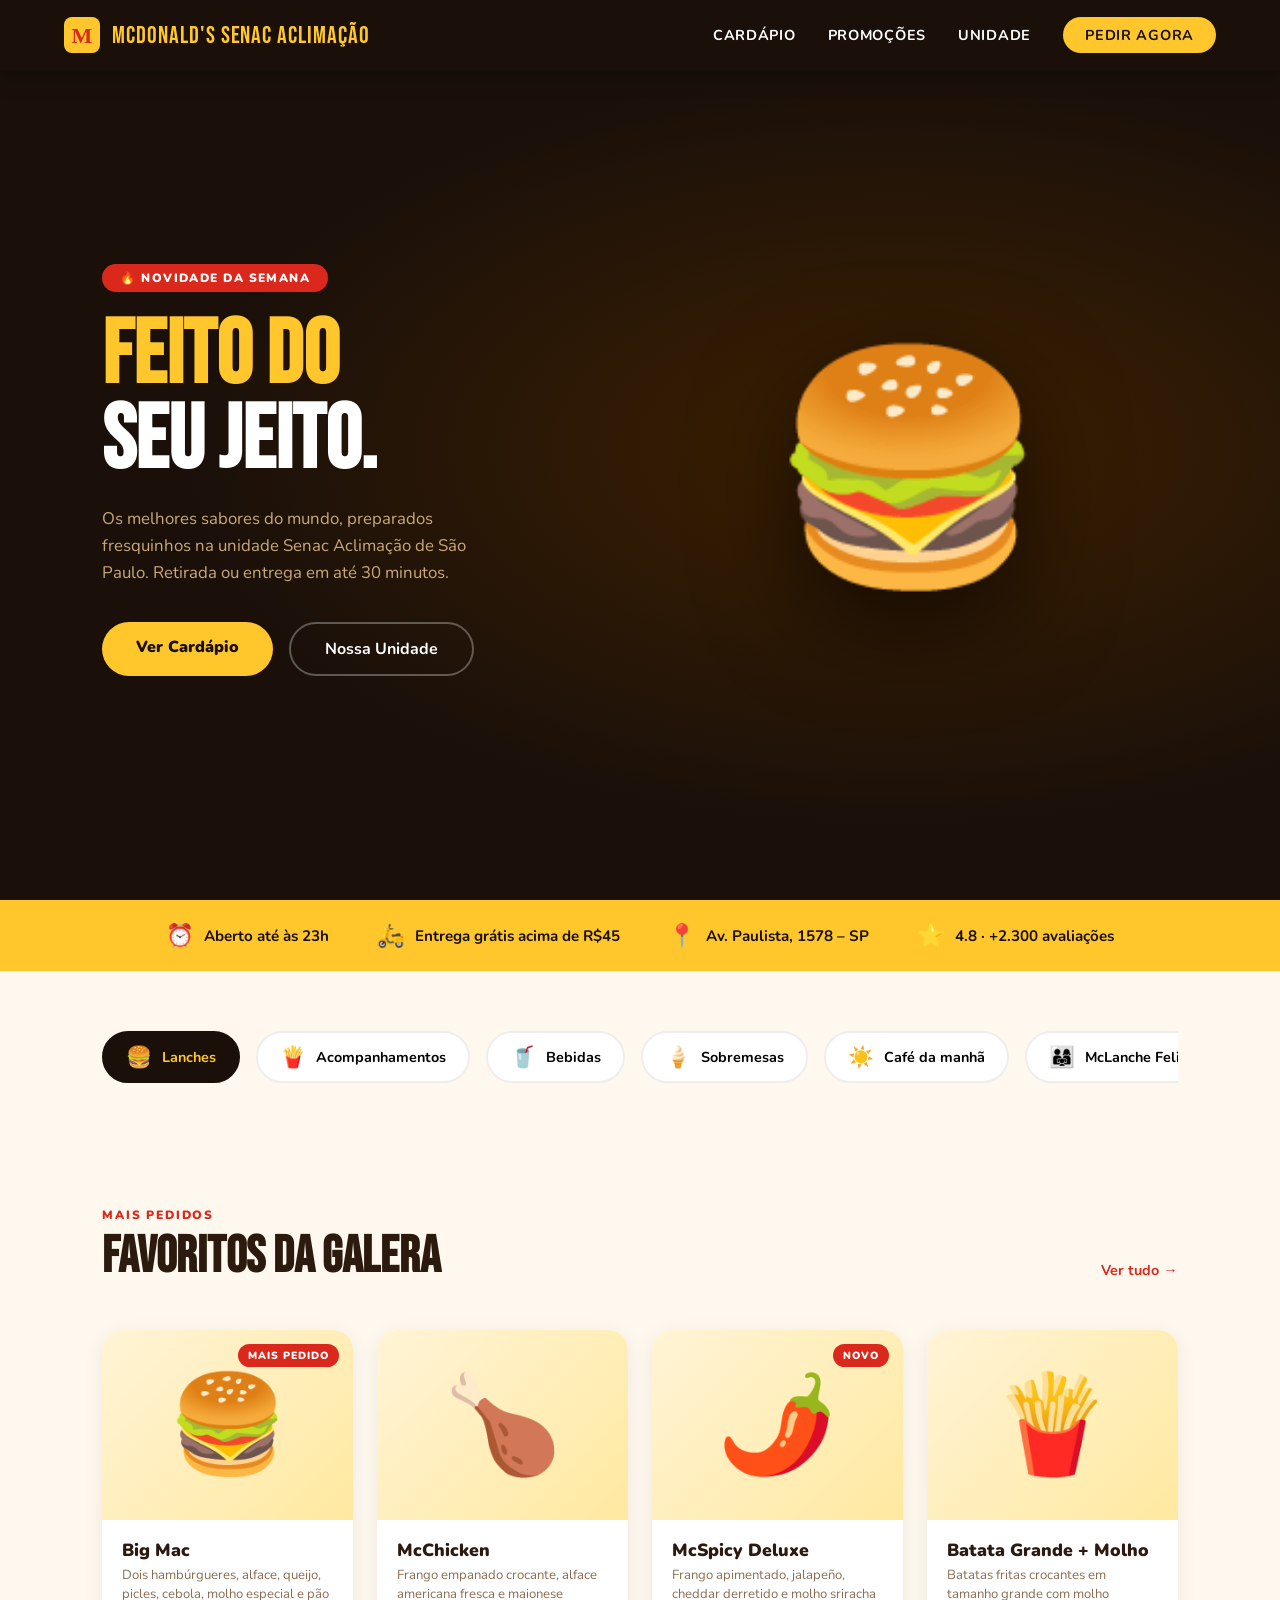
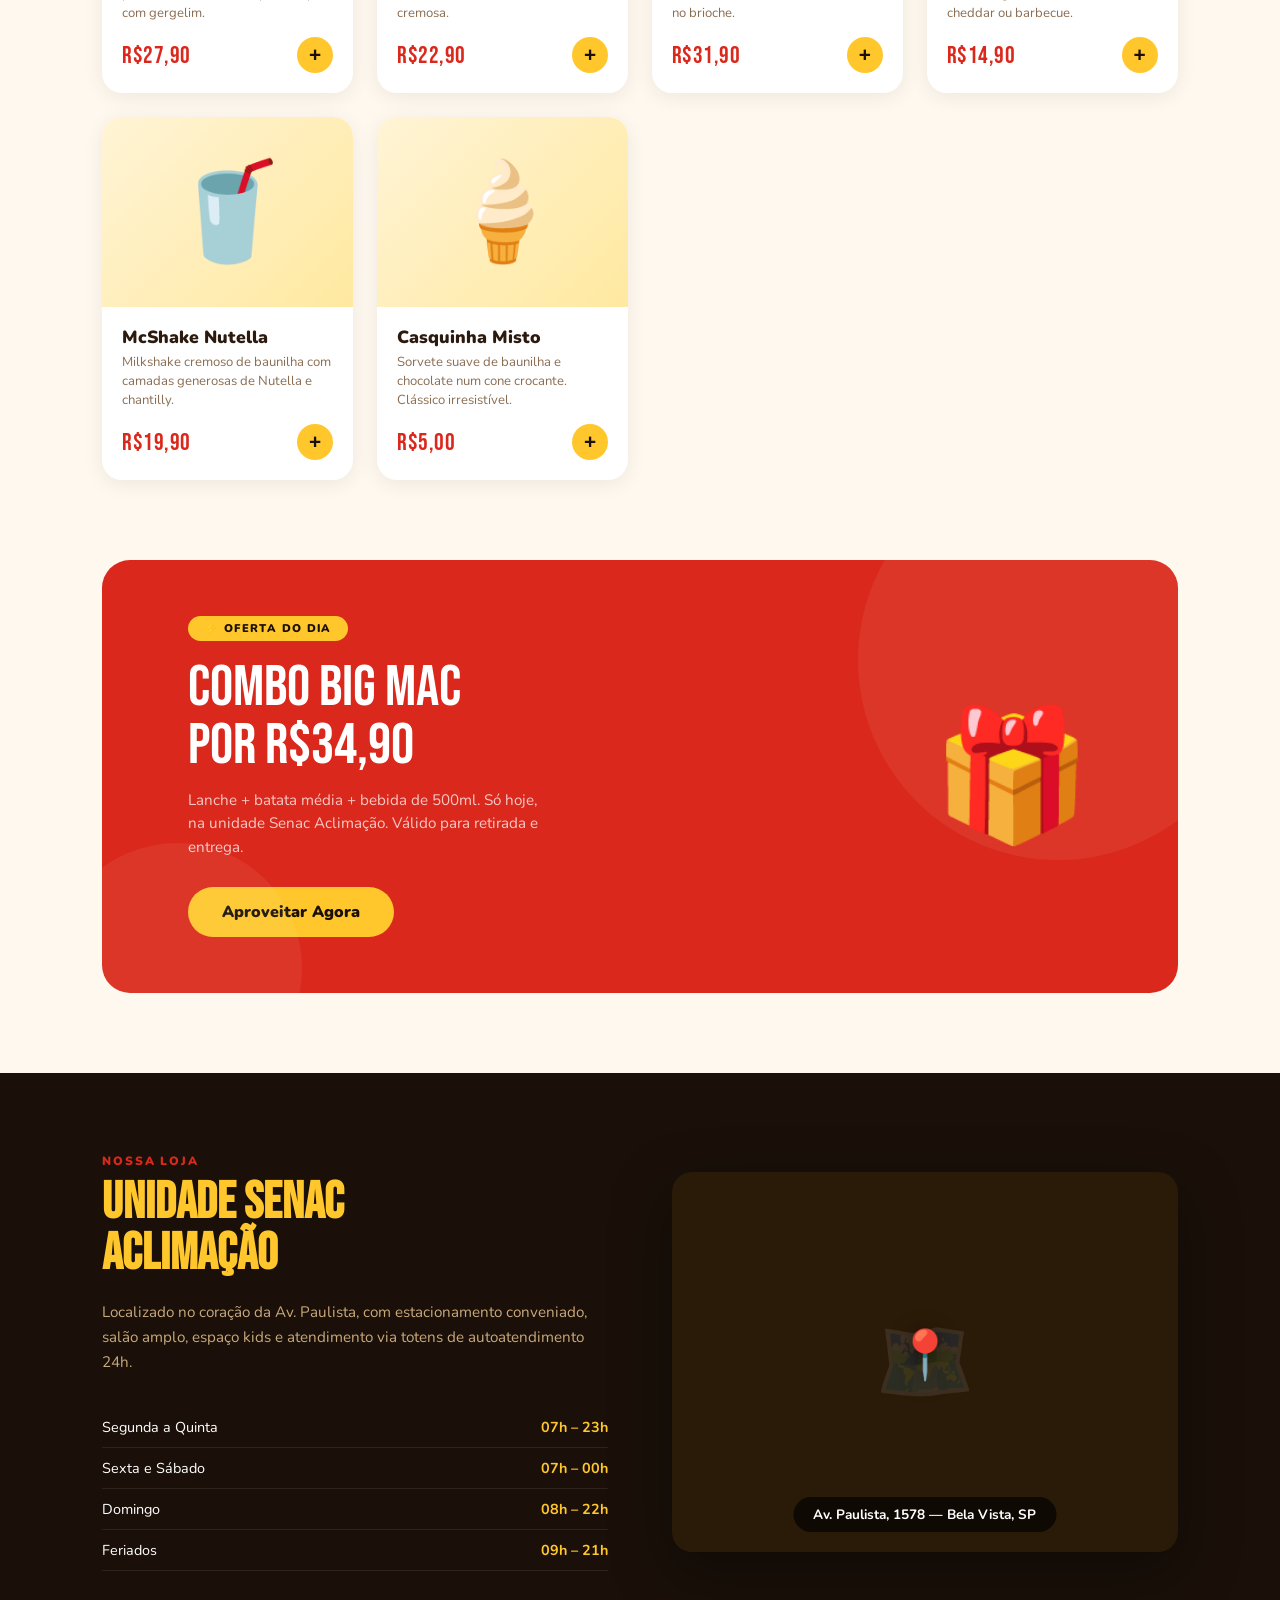
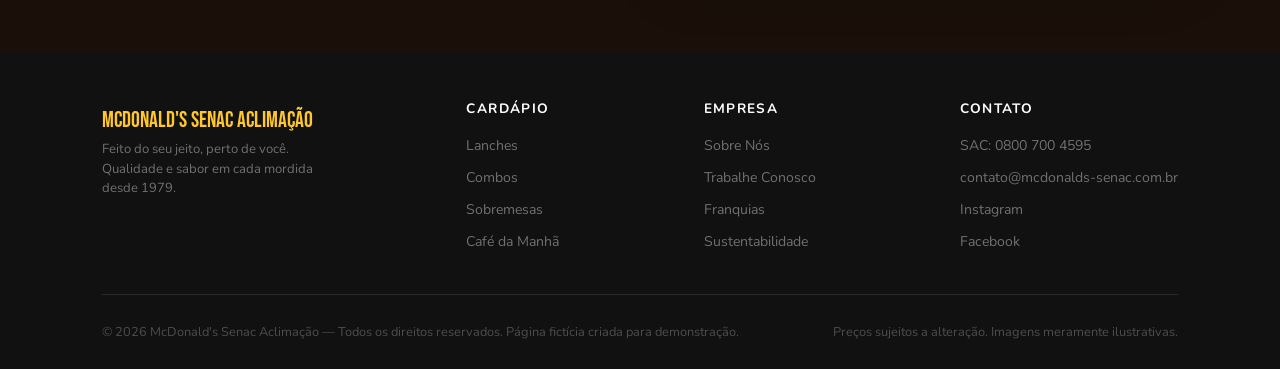
<file: mcdonalds-home.html>
<!DOCTYPE html>
<html lang="pt-BR">
<head>
  <meta charset="UTF-8" />
  <meta name="viewport" content="width=device-width, initial-scale=1.0" />
  <title>McDonald's — Unidade Senac Aclimação</title>
  <link rel="preconnect" href="https://fonts.googleapis.com" />
  <link href="https://fonts.googleapis.com/css2?family=Nunito:wght@400;700;900&family=Bebas+Neue&display=swap" rel="stylesheet" />
  <style>
    *, *::before, *::after { box-sizing: border-box; margin: 0; padding: 0; }
    :root {
      --yellow: #FFC72C; --red: #DA291C; --dark: #1A1009;
      --card-bg: #FFF8EE; --text: #2C1A0E; --muted: #8A6D52; --radius: 20px;
    }
    html { scroll-behavior: smooth; }
    body { font-family: 'Nunito', sans-serif; background: #FFF8EE; color: var(--text); overflow-x: hidden; }

    nav {
      position: fixed; top: 0; left: 0; right: 0; z-index: 100;
      display: flex; align-items: center; justify-content: space-between;
      padding: 0 5vw; height: 70px; background: var(--dark);
      box-shadow: 0 4px 20px rgba(0,0,0,.35);
    }
    .nav-logo { display: flex; align-items: center; gap: 12px; }
    .nav-logo svg { width: 36px; height: 36px; }
    .nav-logo span { font-family: 'Bebas Neue', sans-serif; font-size: 1.5rem; color: var(--yellow); letter-spacing: .04em; }
    .nav-links { display: flex; gap: 32px; list-style: none; }
    .nav-links a { color: #fff; text-decoration: none; font-weight: 700; font-size: .9rem; letter-spacing: .05em; text-transform: uppercase; transition: color .2s; }
    .nav-links a:hover { color: var(--yellow); }
    .nav-cta { background: var(--yellow); color: var(--dark) !important; padding: 8px 22px; border-radius: 50px; }
    .nav-cta:hover { background: #ffd558 !important; color: var(--dark) !important; }

    .hero {
      min-height: 100vh; display: grid; grid-template-columns: 1fr 1fr;
      align-items: center; padding: 100px 8vw 60px;
      background: var(--dark); position: relative; overflow: hidden;
    }
    .hero::before {
      content: ''; position: absolute; inset: 0;
      background: radial-gradient(ellipse 80% 60% at 70% 50%, #3d2000 0%, transparent 70%);
      pointer-events: none;
    }
    .hero-text { position: relative; z-index: 2; }
    .hero-badge {
      display: inline-block; background: var(--red); color: #fff;
      font-size: .75rem; font-weight: 900; letter-spacing: .12em; text-transform: uppercase;
      padding: 6px 18px; border-radius: 50px; margin-bottom: 22px;
      animation: fadeUp .6s ease both;
    }
    .hero-title {
      font-family: 'Bebas Neue', sans-serif;
      font-size: clamp(3.5rem, 7vw, 6.5rem); color: var(--yellow); line-height: .95;
      animation: fadeUp .7s .1s ease both;
    }
    .hero-title span { color: #fff; display: block; }
    .hero-sub { margin-top: 22px; color: #c9a97a; font-size: 1.05rem; max-width: 400px; line-height: 1.6; animation: fadeUp .7s .2s ease both; }
    .hero-btns { margin-top: 36px; display: flex; gap: 16px; flex-wrap: wrap; animation: fadeUp .7s .3s ease both; }
    .btn-primary {
      background: var(--yellow); color: var(--dark); border: none; padding: 14px 34px;
      border-radius: 50px; font-family: 'Nunito', sans-serif; font-size: 1rem; font-weight: 900;
      cursor: pointer; transition: transform .2s, box-shadow .2s; text-decoration: none;
      display: inline-block;
    }
    .btn-primary:hover { transform: translateY(-3px); box-shadow: 0 8px 24px rgba(255,199,44,.35); }
    .btn-outline {
      background: transparent; color: #fff; border: 2px solid rgba(255,255,255,.3); padding: 14px 34px;
      border-radius: 50px; font-family: 'Nunito', sans-serif; font-size: 1rem; font-weight: 700;
      cursor: pointer; transition: border-color .2s, background .2s; text-decoration: none;
      display: inline-block;
    }
    .btn-outline:hover { border-color: var(--yellow); background: rgba(255,199,44,.08); }
    .hero-img { position: relative; z-index: 2; display: flex; justify-content: center; animation: floatIn .9s .2s ease both; }
    .hero-burger { font-size: 14rem; filter: drop-shadow(0 30px 50px rgba(0,0,0,.6)); animation: float 4s ease-in-out infinite; }

    .info-strip {
      background: var(--yellow); display: flex; justify-content: center;
      gap: 48px; padding: 20px 5vw; flex-wrap: wrap;
    }
    .info-item { display: flex; align-items: center; gap: 10px; font-weight: 700; color: var(--dark); font-size: .95rem; }
    .info-item .icon { font-size: 1.4rem; }

    .section { padding: 80px 8vw; }
    .section-header { display: flex; align-items: flex-end; justify-content: space-between; margin-bottom: 48px; flex-wrap: wrap; gap: 16px; }
    .section-label { font-size: .75rem; font-weight: 900; letter-spacing: .15em; text-transform: uppercase; color: var(--red); margin-bottom: 8px; }
    .section-title { font-family: 'Bebas Neue', sans-serif; font-size: clamp(2.2rem, 4vw, 3.4rem); color: var(--text); line-height: 1; }
    .see-all { color: var(--red); font-weight: 700; font-size: .9rem; text-decoration: none; border-bottom: 2px solid transparent; transition: border-color .2s; white-space: nowrap; }
    .see-all:hover { border-color: var(--red); }

    .menu-grid { display: grid; grid-template-columns: repeat(auto-fill, minmax(230px, 1fr)); gap: 24px; }
    .menu-card {
      background: #fff; border-radius: var(--radius); overflow: hidden;
      box-shadow: 0 4px 20px rgba(0,0,0,.07); cursor: pointer;
      transition: transform .25s, box-shadow .25s; position: relative;
    }
    .menu-card:hover { transform: translateY(-6px); box-shadow: 0 12px 32px rgba(0,0,0,.13); }
    .card-img { width: 100%; height: 190px; display: flex; align-items: center; justify-content: center; font-size: 6rem; background: linear-gradient(135deg, #fff4d6, #ffe9a0); }
    .card-body { padding: 18px 20px 20px; }
    .card-name { font-weight: 900; font-size: 1.1rem; margin-bottom: 4px; }
    .card-desc { font-size: .82rem; color: var(--muted); line-height: 1.45; margin-bottom: 14px; }
    .card-footer { display: flex; align-items: center; justify-content: space-between; }
    .card-price { font-family: 'Bebas Neue', sans-serif; font-size: 1.5rem; color: var(--red); letter-spacing: .02em; }
    .add-btn {
      background: var(--yellow); border: none; width: 36px; height: 36px; border-radius: 50%;
      font-size: 1.3rem; font-weight: 900; cursor: pointer; transition: background .2s, transform .15s;
      display: flex; align-items: center; justify-content: center; color: var(--dark);
    }
    .add-btn:hover { background: #ffd558; transform: scale(1.15); }
    .badge-hot {
      position: absolute; top: 14px; right: 14px; background: var(--red); color: #fff;
      font-size: .65rem; font-weight: 900; letter-spacing: .1em; text-transform: uppercase;
      padding: 4px 10px; border-radius: 50px;
    }

    .promo-section { padding: 0 8vw 80px; }
    .promo-banner {
      background: var(--red); border-radius: 28px; padding: 56px 8%;
      display: grid; grid-template-columns: 1fr auto; align-items: center;
      gap: 32px; position: relative; overflow: hidden;
    }
    .promo-banner::before { content: ''; position: absolute; width: 400px; height: 400px; border-radius: 50%; background: rgba(255,255,255,.06); right: -80px; top: -100px; pointer-events: none; }
    .promo-banner::after { content: ''; position: absolute; width: 250px; height: 250px; border-radius: 50%; background: rgba(255,255,255,.06); left: -50px; bottom: -100px; pointer-events: none; }
    .promo-tag { display: inline-block; background: var(--yellow); color: var(--dark); font-size: .7rem; font-weight: 900; letter-spacing: .12em; text-transform: uppercase; padding: 5px 16px; border-radius: 50px; margin-bottom: 18px; }
    .promo-title { font-family: 'Bebas Neue', sans-serif; font-size: clamp(2rem, 4.5vw, 3.8rem); color: #fff; line-height: 1; margin-bottom: 14px; }
    .promo-desc { color: rgba(255,255,255,.75); font-size: .95rem; max-width: 360px; line-height: 1.55; margin-bottom: 28px; }
    .promo-emoji { font-size: 8rem; position: relative; z-index: 2; }

    .cats { padding: 0 8vw 80px; }
    .cat-row { display: flex; gap: 16px; overflow-x: auto; padding-bottom: 12px; scrollbar-width: none; }
    .cat-row::-webkit-scrollbar { display: none; }
    .cat-chip {
      flex-shrink: 0; display: flex; align-items: center; gap: 10px; background: #fff;
      border: 2px solid #eee; border-radius: 50px; padding: 10px 22px; font-weight: 700;
      font-size: .9rem; cursor: pointer; transition: border-color .2s, background .2s, color .2s;
      font-family: 'Nunito', sans-serif;
    }
    .cat-chip.active, .cat-chip:hover { background: var(--dark); color: var(--yellow); border-color: var(--dark); }
    .cat-chip span:first-child { font-size: 1.3rem; }

    .location-section {
      background: var(--dark); padding: 80px 8vw;
      display: grid; grid-template-columns: 1fr 1fr; gap: 64px; align-items: center;
    }
    .location-text .section-title { color: var(--yellow); }
    .location-text .section-label { color: var(--red); }
    .location-desc { color: #c9a97a; line-height: 1.65; font-size: .95rem; margin: 20px 0 32px; }
    .hours-list { list-style: none; }
    .hours-list li { display: flex; justify-content: space-between; padding: 10px 0; border-bottom: 1px solid rgba(255,255,255,.08); color: #fff; font-size: .9rem; }
    .hours-list li span:last-child { color: var(--yellow); font-weight: 700; }
    .map-card {
      background: #2a1a08; border-radius: var(--radius); overflow: hidden;
      aspect-ratio: 4/3; display: flex; align-items: center; justify-content: center;
      font-size: 6rem; position: relative; box-shadow: 0 20px 60px rgba(0,0,0,.4);
    }
    .map-pin { position: absolute; font-size: 3rem; top: 50%; left: 50%; transform: translate(-50%, -60%); filter: drop-shadow(0 4px 10px rgba(0,0,0,.5)); animation: bounce 1.8s ease-in-out infinite; }

    footer { background: #111; padding: 48px 8vw 28px; }
    .footer-top { display: flex; justify-content: space-between; align-items: flex-start; flex-wrap: wrap; gap: 32px; padding-bottom: 32px; border-bottom: 1px solid rgba(255,255,255,.1); margin-bottom: 28px; }
    .footer-brand span { font-family: 'Bebas Neue', sans-serif; font-size: 1.4rem; color: var(--yellow); display: block; margin-top: 8px; }
    .footer-brand p { color: rgba(255,255,255,.4); font-size: .82rem; margin-top: 6px; max-width: 220px; line-height: 1.5; }
    .footer-links h4 { color: #fff; font-size: .85rem; letter-spacing: .1em; text-transform: uppercase; margin-bottom: 16px; }
    .footer-links ul { list-style: none; }
    .footer-links li { margin-bottom: 10px; }
    .footer-links a { color: rgba(255,255,255,.4); text-decoration: none; font-size: .88rem; transition: color .2s; }
    .footer-links a:hover { color: var(--yellow); }
    .footer-bottom { display: flex; justify-content: space-between; align-items: center; flex-wrap: wrap; gap: 12px; }
    .footer-bottom p { color: rgba(255,255,255,.25); font-size: .8rem; }

    .toast {
      position: fixed; bottom: 28px; right: 28px; background: var(--dark); color: #fff;
      padding: 16px 24px; border-radius: 16px; font-weight: 700; font-size: .95rem;
      box-shadow: 0 8px 32px rgba(0,0,0,.3); transform: translateY(100px); opacity: 0;
      transition: transform .35s cubic-bezier(.34,1.56,.64,1), opacity .35s;
      pointer-events: none; z-index: 999; display: flex; align-items: center; gap: 10px;
    }
    .toast.show { transform: translateY(0); opacity: 1; }

    @keyframes fadeUp { from { opacity: 0; transform: translateY(28px); } to { opacity: 1; transform: translateY(0); } }
    @keyframes floatIn { from { opacity: 0; transform: translateX(40px) scale(.92); } to { opacity: 1; transform: translateX(0) scale(1); } }
    @keyframes float { 0%, 100% { transform: translateY(0); } 50% { transform: translateY(-18px); } }
    @keyframes bounce { 0%, 100% { transform: translate(-50%, -60%); } 50% { transform: translate(-50%, -80%); } }

    .reveal { opacity: 0; transform: translateY(32px); transition: opacity .6s ease, transform .6s ease; }
    .reveal.visible { opacity: 1; transform: translateY(0); }

    @media (max-width: 768px) {
      .hero { grid-template-columns: 1fr; text-align: center; }
      .hero-img { display: none; }
      .hero-btns { justify-content: center; }
      nav .nav-links { display: none; }
      .location-section { grid-template-columns: 1fr; }
      .promo-banner { grid-template-columns: 1fr; }
      .promo-emoji { display: none; }
    }
  </style>
</head>
<body>

  <nav>
    <div class="nav-logo">
      <svg viewBox="0 0 36 36" fill="none" xmlns="http://www.w3.org/2000/svg">
        <rect width="36" height="36" rx="8" fill="#FFC72C"/>
        <text x="50%" y="72%" text-anchor="middle" font-size="22" font-family="Georgia" font-weight="900" fill="#DA291C">M</text>
      </svg>
      <span>McDonald's Senac Aclimação</span>
    </div>
    <ul class="nav-links">
      <li><a href="#cardapio">Cardápio</a></li>
      <li><a href="#promocoes">Promoções</a></li>
      <li><a href="#unidade">Unidade</a></li>
      <li><a href="#pedido" class="nav-cta">Pedir Agora</a></li>
    </ul>
  </nav>

  <section class="hero">
    <div class="hero-text">
      <div class="hero-badge">🔥 Novidade da Semana</div>
      <h1 class="hero-title">
        Feito do<br>
        <span>seu jeito.</span>
      </h1>
      <p class="hero-sub">Os melhores sabores do mundo, preparados fresquinhos na unidade Senac Aclimação de São Paulo. Retirada ou entrega em até 30 minutos.</p>
      <div class="hero-btns">
        <a href="#cardapio" class="btn-primary">Ver Cardápio</a>
        <a href="#unidade" class="btn-outline">Nossa Unidade</a>
      </div>
    </div>
    <div class="hero-img">
      <div class="hero-burger">🍔</div>
    </div>
  </section>

  <div class="info-strip">
    <div class="info-item"><span class="icon">⏰</span> Aberto até às 23h</div>
    <div class="info-item"><span class="icon">🛵</span> Entrega grátis acima de R$45</div>
    <div class="info-item"><span class="icon">📍</span> Av. Paulista, 1578 – SP</div>
    <div class="info-item"><span class="icon">⭐</span> 4.8 · +2.300 avaliações</div>
  </div>

  <section class="cats" id="cardapio" style="padding-top: 60px;">
    <div class="cat-row">
      <button class="cat-chip active"><span>🍔</span> Lanches</button>
      <button class="cat-chip"><span>🍟</span> Acompanhamentos</button>
      <button class="cat-chip"><span>🥤</span> Bebidas</button>
      <button class="cat-chip"><span>🍦</span> Sobremesas</button>
      <button class="cat-chip"><span>☀️</span> Café da manhã</button>
      <button class="cat-chip"><span>👨‍👩‍👧</span> McLanche Feliz</button>
      <button class="cat-chip"><span>🥗</span> Saladas</button>
    </div>
  </section>

  <section class="section" style="padding-top: 32px;">
    <div class="section-header reveal">
      <div>
        <div class="section-label">Mais Pedidos</div>
        <h2 class="section-title">Favoritos da Galera</h2>
      </div>
      <a href="#" class="see-all">Ver tudo →</a>
    </div>
    <div class="menu-grid">
      <div class="menu-card reveal">
        <div class="badge-hot">Mais Pedido</div>
        <div class="card-img">🍔</div>
        <div class="card-body">
          <div class="card-name">Big Mac</div>
          <div class="card-desc">Dois hambúrgueres, alface, queijo, picles, cebola, molho especial e pão com gergelim.</div>
          <div class="card-footer">
            <span class="card-price">R$27,90</span>
            <button class="add-btn" onclick="addToCart('Big Mac')">+</button>
          </div>
        </div>
      </div>
      <div class="menu-card reveal">
        <div class="card-img">🍗</div>
        <div class="card-body">
          <div class="card-name">McChicken</div>
          <div class="card-desc">Frango empanado crocante, alface americana fresca e maionese cremosa.</div>
          <div class="card-footer">
            <span class="card-price">R$22,90</span>
            <button class="add-btn" onclick="addToCart('McChicken')">+</button>
          </div>
        </div>
      </div>
      <div class="menu-card reveal">
        <div class="badge-hot">Novo</div>
        <div class="card-img">🌶️</div>
        <div class="card-body">
          <div class="card-name">McSpicy Deluxe</div>
          <div class="card-desc">Frango apimentado, jalapeño, cheddar derretido e molho sriracha no brioche.</div>
          <div class="card-footer">
            <span class="card-price">R$31,90</span>
            <button class="add-btn" onclick="addToCart('McSpicy Deluxe')">+</button>
          </div>
        </div>
      </div>
      <div class="menu-card reveal">
        <div class="card-img">🍟</div>
        <div class="card-body">
          <div class="card-name">Batata Grande + Molho</div>
          <div class="card-desc">Batatas fritas crocantes em tamanho grande com molho cheddar ou barbecue.</div>
          <div class="card-footer">
            <span class="card-price">R$14,90</span>
            <button class="add-btn" onclick="addToCart('Batata Grande')">+</button>
          </div>
        </div>
      </div>
      <div class="menu-card reveal">
        <div class="card-img">🥤</div>
        <div class="card-body">
          <div class="card-name">McShake Nutella</div>
          <div class="card-desc">Milkshake cremoso de baunilha com camadas generosas de Nutella e chantilly.</div>
          <div class="card-footer">
            <span class="card-price">R$19,90</span>
            <button class="add-btn" onclick="addToCart('McShake Nutella')">+</button>
          </div>
        </div>
      </div>
      <div class="menu-card reveal">
        <div class="card-img">🍦</div>
        <div class="card-body">
          <div class="card-name">Casquinha Misto</div>
          <div class="card-desc">Sorvete suave de baunilha e chocolate num cone crocante. Clássico irresistível.</div>
          <div class="card-footer">
            <span class="card-price">R$5,00</span>
            <button class="add-btn" onclick="addToCart('Casquinha Misto')">+</button>
          </div>
        </div>
      </div>
    </div>
  </section>

  <div class="promo-section" id="promocoes">
    <div class="promo-banner reveal">
      <div>
        <div class="promo-tag">⚡ Oferta do Dia</div>
        <div class="promo-title">Combo Big Mac<br>por R$34,90</div>
        <p class="promo-desc">Lanche + batata média + bebida de 500ml. Só hoje, na unidade Senac Aclimação. Válido para retirada e entrega.</p>
        <a href="#pedido" class="btn-primary">Aproveitar Agora</a>
      </div>
      <div class="promo-emoji">🎁</div>
    </div>
  </div>

  <section class="location-section" id="unidade">
    <div class="location-text reveal">
      <div class="section-label">Nossa Loja</div>
      <h2 class="section-title">Unidade Senac<br>Aclimação</h2>
      <p class="location-desc">Localizado no coração da Av. Paulista, com estacionamento conveniado, salão amplo, espaço kids e atendimento via totens de autoatendimento 24h.</p>
      <ul class="hours-list">
        <li><span>Segunda a Quinta</span><span>07h – 23h</span></li>
        <li><span>Sexta e Sábado</span><span>07h – 00h</span></li>
        <li><span>Domingo</span><span>08h – 22h</span></li>
        <li><span>Feriados</span><span>09h – 21h</span></li>
      </ul>
    </div>
    <div class="map-card reveal">
      <span style="font-size:5rem; opacity:.12">🗺️</span>
      <div class="map-pin">📍</div>
      <div style="position:absolute;bottom:20px;left:50%;transform:translateX(-50%);background:rgba(0,0,0,.65);color:#fff;padding:8px 20px;border-radius:50px;font-size:.85rem;font-weight:700;white-space:nowrap;">
        Av. Paulista, 1578 — Bela Vista, SP
      </div>
    </div>
  </section>

  <footer>
    <div class="footer-top">
      <div class="footer-brand">
        <span>McDonald's Senac Aclimação</span>
        <p>Feito do seu jeito, perto de você. Qualidade e sabor em cada mordida desde 1979.</p>
      </div>
      <div class="footer-links">
        <h4>Cardápio</h4>
        <ul>
          <li><a href="#">Lanches</a></li>
          <li><a href="#">Combos</a></li>
          <li><a href="#">Sobremesas</a></li>
          <li><a href="#">Café da Manhã</a></li>
        </ul>
      </div>
      <div class="footer-links">
        <h4>Empresa</h4>
        <ul>
          <li><a href="#">Sobre Nós</a></li>
          <li><a href="#">Trabalhe Conosco</a></li>
          <li><a href="#">Franquias</a></li>
          <li><a href="#">Sustentabilidade</a></li>
        </ul>
      </div>
      <div class="footer-links">
        <h4>Contato</h4>
        <ul>
          <li><a href="#">SAC: 0800 700 4595</a></li>
          <li><a href="#">contato@mcdonalds-senac.com.br</a></li>
          <li><a href="#">Instagram</a></li>
          <li><a href="#">Facebook</a></li>
        </ul>
      </div>
    </div>
    <div class="footer-bottom">
      <p>© 2026 McDonald's Senac Aclimação — Todos os direitos reservados. Página fictícia criada para demonstração.</p>
      <p>Preços sujeitos a alteração. Imagens meramente ilustrativas.</p>
    </div>
  </footer>

  <div class="toast" id="toast">🛒 <span id="toast-msg">Item adicionado!</span></div>

  <script>
    const revealEls = document.querySelectorAll('.reveal');
    const observer = new IntersectionObserver(entries => {
      entries.forEach((e, i) => {
        if (e.isIntersecting) {
          setTimeout(() => e.target.classList.add('visible'), i * 80);
          observer.unobserve(e.target);
        }
      });
    }, { threshold: 0.12 });
    revealEls.forEach(el => observer.observe(el));

    document.querySelectorAll('.cat-chip').forEach(chip => {
      chip.addEventListener('click', () => {
        document.querySelectorAll('.cat-chip').forEach(c => c.classList.remove('active'));
        chip.classList.add('active');
      });
    });

    let toastTimer;
    function addToCart(item) {
      clearTimeout(toastTimer);
      const toast = document.getElementById('toast');
      document.getElementById('toast-msg').textContent = '"' + item + '" adicionado ao pedido!';
      toast.classList.add('show');
      toastTimer = setTimeout(() => toast.classList.remove('show'), 2800);
    }

    window.addEventListener('scroll', () => {
      document.querySelector('nav').style.boxShadow =
        window.scrollY > 10 ? '0 4px 30px rgba(0,0,0,.5)' : '0 4px 20px rgba(0,0,0,.35)';
    });
  </script>
</body>
</html>
</file>
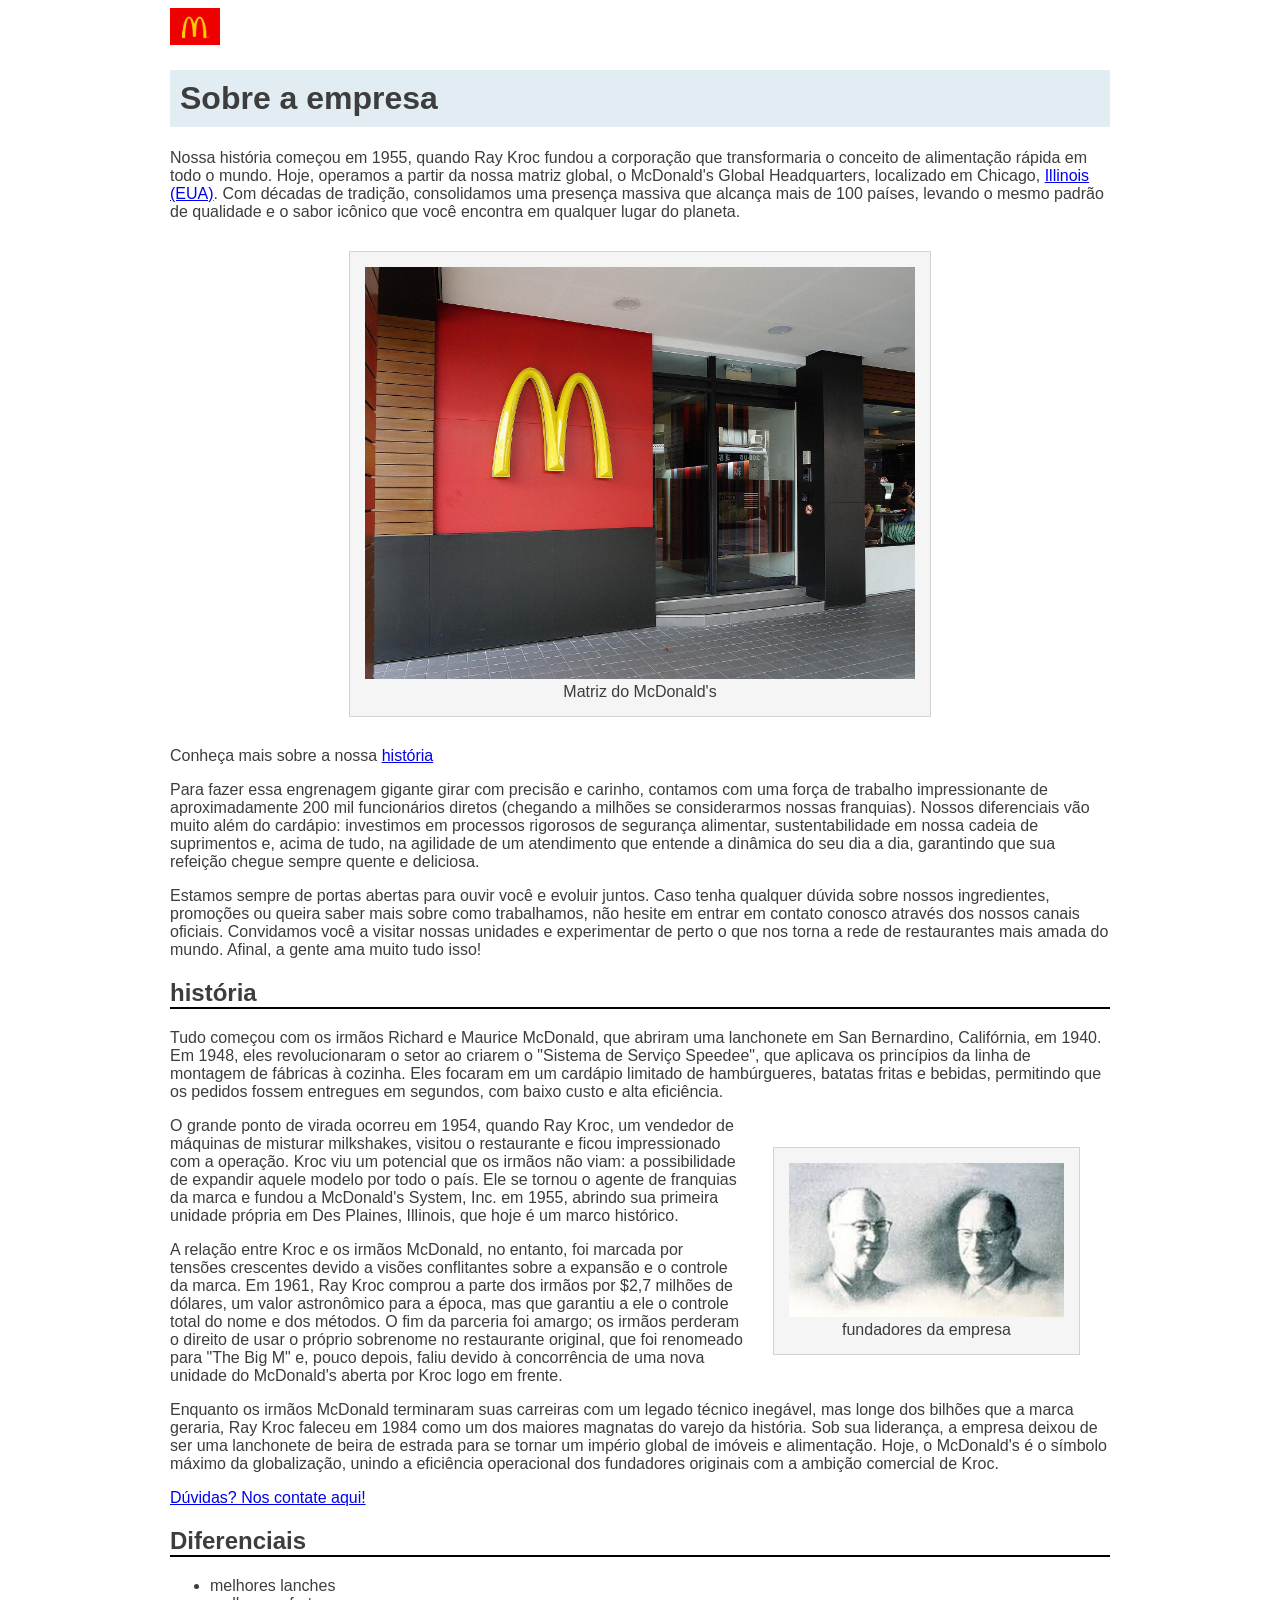
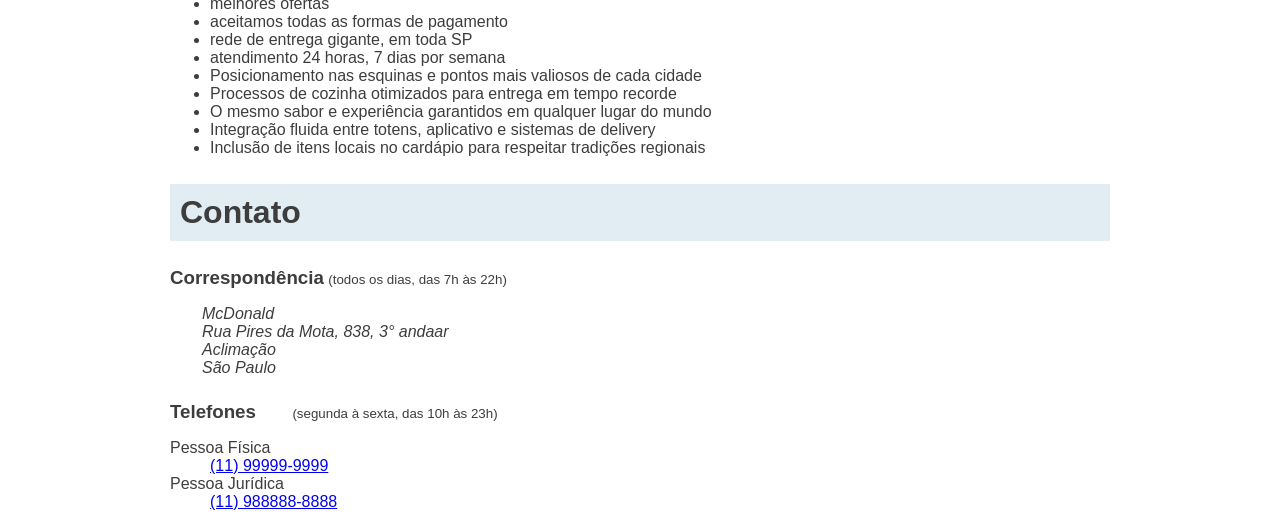
<file: sobre.html>
<!DOCTYPE html>
<html lang="pt-BR">
    <head>
        <meta charset="utf-8">
        <title>
            McDonald's | Sobre nós
        </title>
        <link href="logo.jpg" rel="icon">
        <link rel="stylesheet" href="sobre.css">
    </head>
<body>
    <img src="logo.jpg" alt="Logo da empresa">

    <h1 class="titulo">Sobre a empresa</h1>

    <p>
        Nossa história começou em 1955, quando Ray Kroc fundou a corporação que transformaria o 
    conceito de alimentação rápida em todo o mundo. Hoje, operamos a partir da nossa matriz 
    global, o McDonald's Global Headquarters, localizado em Chicago, <a href="https://maps.app.goo.gl/DJo794BQMq5Xn2px6">Illinois (EUA)</a>. Com décadas
    de tradição, consolidamos uma presença massiva que alcança mais de 100 países, levando 
    o mesmo padrão de qualidade e o sabor icônico que você encontra em qualquer lugar do planeta.
    </p>

    <figure class="matriz-empresa">
        <img src="matriz1.jpg" alt="Matriz da empresa">
        <figcaption>
        Matriz do McDonald's
        </figcaption>
    </figure>

    Conheça mais sobre a nossa <a href="#história">história</a>
    
    <p>
        Para fazer essa engrenagem gigante girar com precisão e carinho, contamos com uma força de 
    trabalho impressionante de aproximadamente 200 mil funcionários diretos (chegando a milhões 
    se considerarmos nossas franquias). Nossos diferenciais vão muito além do cardápio: investimos
    em processos rigorosos de segurança alimentar, sustentabilidade em nossa cadeia de suprimentos
    e, acima de tudo, na agilidade de um atendimento que entende a dinâmica do seu dia a dia, 
    garantindo que sua refeição chegue sempre quente e deliciosa.
    </p>

    <p>
        Estamos sempre de portas abertas para ouvir você e evoluir juntos. Caso tenha qualquer dúvida
    sobre nossos ingredientes, promoções ou queira saber mais sobre como trabalhamos, não hesite
    em entrar em contato conosco através dos nossos canais oficiais. Convidamos você a visitar 
    nossas unidades e experimentar de perto o que nos torna a rede de restaurantes mais amada do mundo. 
    Afinal, a gente ama muito tudo isso!
    </p> 

    <h2 id="história" class="subtitulo">história</h2>

    <p>Tudo começou com os irmãos Richard e Maurice McDonald, que abriram uma lanchonete em San 
        Bernardino, Califórnia, em 1940. Em 1948, eles revolucionaram o setor ao criarem o "Sistema 
        de Serviço Speedee", que aplicava os princípios da linha de montagem de fábricas à cozinha. 
        Eles focaram em um cardápio limitado de hambúrgueres, batatas fritas e bebidas, permitindo 
        que os pedidos fossem entregues em segundos, com baixo custo e alta eficiência.
    </p>

   <figure class="fundadores">
    <img src="fundadores.jpg" alt="fundadores da empresa">
    fundadores da empresa
   </figure>

    <p>O grande ponto de virada ocorreu em 1954, quando Ray Kroc, um vendedor de máquinas de misturar 
        milkshakes, visitou o restaurante e ficou impressionado com a operação. Kroc viu um potencial 
        que os irmãos não viam: a possibilidade de expandir aquele modelo por todo o país. Ele se 
        tornou o agente de franquias da marca e fundou a McDonald's System, Inc. em 1955, abrindo sua 
        primeira unidade própria em Des Plaines, Illinois, que hoje é um marco histórico.
    </p>

    <p>A relação entre Kroc e os irmãos McDonald, no entanto, foi marcada por tensões crescentes devido 
        a visões conflitantes sobre a expansão e o controle da marca. Em 1961, Ray Kroc comprou a parte 
        dos irmãos por $2,7 milhões de dólares, um valor astronômico para a época, mas que garantiu a ele 
        o controle total do nome e dos métodos. O fim da parceria foi amargo; os irmãos perderam o direito 
        de usar o próprio sobrenome no restaurante original, que foi renomeado para "The Big M" e, pouco 
        depois, faliu devido à concorrência de uma nova unidade do McDonald's aberta por Kroc logo em frente.
    </p>

    <p>Enquanto os irmãos McDonald terminaram suas carreiras com um legado técnico inegável, mas longe 
        dos bilhões que a marca geraria, Ray Kroc faleceu em 1984 como um dos maiores magnatas do varejo
        da história. Sob sua liderança, a empresa deixou de ser uma lanchonete de beira de estrada para 
        se tornar um império global de imóveis e alimentação. Hoje, o McDonald's é o símbolo máximo da globalização, 
        unindo a eficiência operacional dos fundadores originais com a ambição comercial de Kroc.
    </p>

    <p><a href="index.html">Dúvidas? Nos contate aqui!</a></p>

    <h2 id="diferenciais" class="subtitulo">Diferenciais</h2>

    <ul>
        <li>melhores lanches</li>
        <li>melhores ofertas</li>
        <li>aceitamos todas as formas de pagamento</li>
        <li>rede de entrega gigante, em toda SP</li>
        <li>atendimento 24 horas, 7 dias por semana</li>
        <li>Posicionamento nas esquinas e pontos mais valiosos de cada cidade</li>
        <li>Processos de cozinha otimizados para entrega em tempo recorde</li>
        <li>O mesmo sabor e experiência garantidos em qualquer lugar do mundo</li>
        <li>Integração fluida entre totens, aplicativo e sistemas de delivery</li>
        <li>Inclusão de itens locais no cardápio para respeitar tradições regionais</li>
    </ul>

    <h2 class="titulo">Contato</h2>
    <h3 class="contato__subtitulo">Correspondência</h3>
    <small>(todos os dias, das 7h às 22h)</small>
    <address class="contato__info">
        McDonald
        <br>   
        Rua Pires da Mota, 838, 3° andaar
        <br>
        Aclimação
        <br>
        São Paulo
    </address>

    <h3 class="contato__subtitulo">Telefones</h3>
        <small class="contato__info">(segunda à sexta, das 10h às 23h)</small>
    <dl>
        <dt>Pessoa Física</dt>
        <dd>
            <a href="tel://1199999-9999">(11) 99999-9999</a>
        </dd>
        <dt>
            Pessoa Jurídica
        </dt>
        <dd>
            <a href="tel://1198888-8888">(11) 988888-8888</a>
        </dd>
    </dl>

</body>

</html>
</file>
<file: sobre.css>
body {
    font-family: "Helvetica", "Lucida Grande", sans-serif;
    /*cor das letras*/
    color: #3d3d3d;
    /*espaçamento*/
    width: 940px;
    margin-left: auto;
    margin-right: auto;
}

.titulo {
    background-color: #e1edf2;
    padding: 10px;
    font-size: 32px;
}

.subtitulo {
    border-bottom: 2px solid black;
}

figure {
    margin: 30px;
    padding: 15px;
    text-align: center;
    background-color: whitesmoke;
    border: 1px solid lightgray;
}

img { 
    width: 50px;
    margin-left: auto;
    margin-right: auto;
    
}

figure img {
    width: 100%;
}

.matriz-empresa {
    width: 550px;
    margin-left: auto;
    margin-right: auto;  
}

.fundadores {
    width: 275px;
    float: right;
} 

.contato__subtitulo {

    display: inline;
}

.contato__info {
    margin: 16px 0 24px;
    padding-left: 32px;
}
</file>
